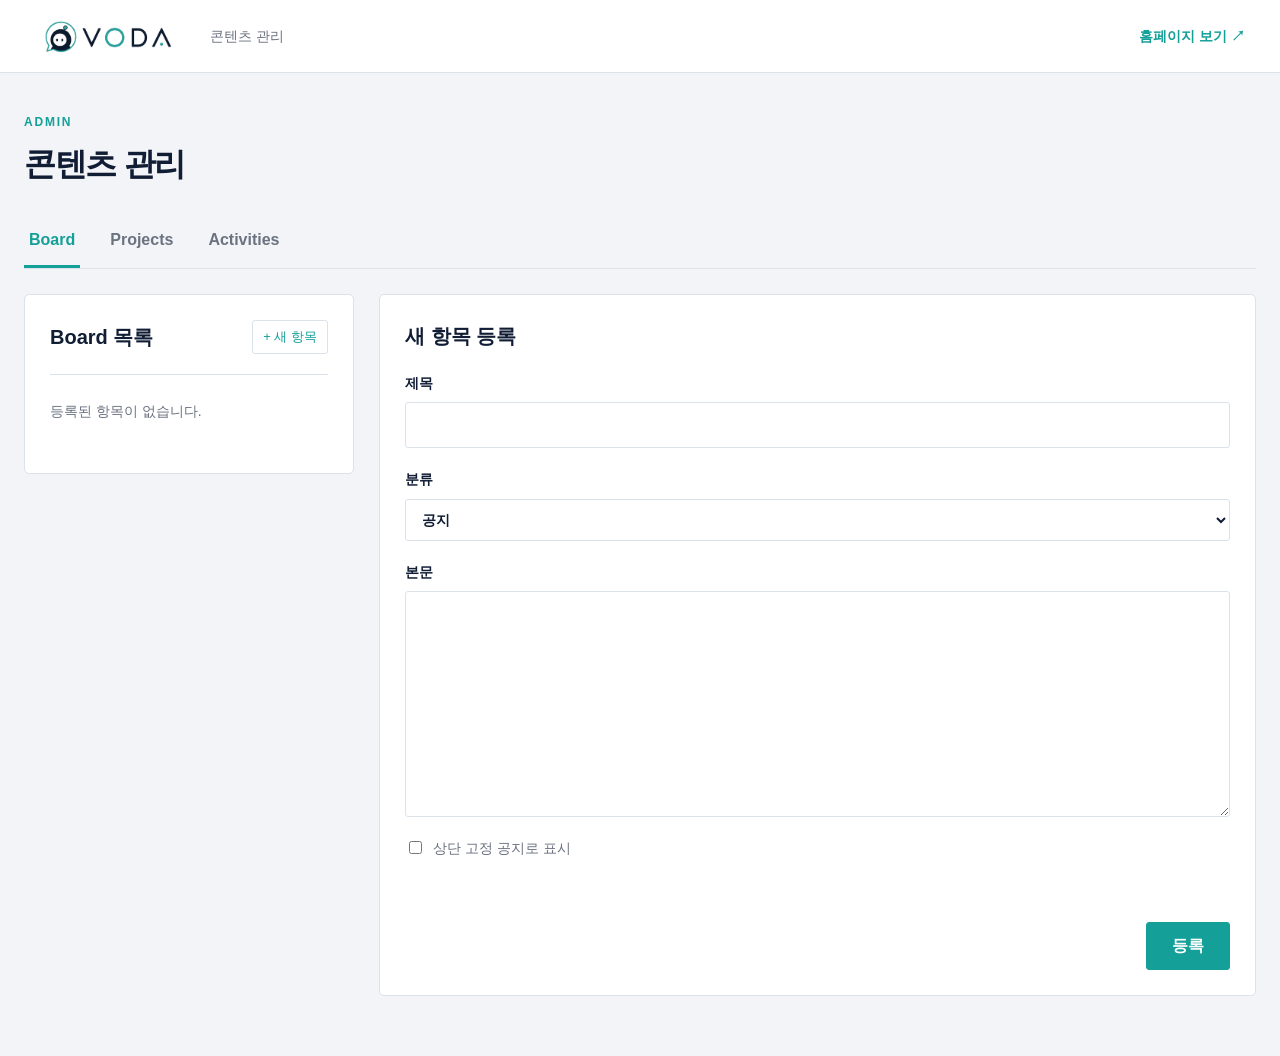
<file: admin.html>
<!doctype html>
<html lang="ko">
<head>
  <meta charset="utf-8">
  <meta name="viewport" content="width=device-width, initial-scale=1">

  <title>VODA 관리자</title>

  <link rel="stylesheet" href="admin.css">
  <script src="admin.js" defer></script>
</head>

<body>
  <header class="admin-header">
    <a href="index.html" class="admin-logo">
      <img src="images/logo.png" alt="VODA">
    </a>

    <span>콘텐츠 관리</span>
    <a href="index.html" class="site-link">홈페이지 보기 ↗</a>
  </header>

  <main class="admin-main">
    <div class="admin-heading">
      <div>
        <span class="eyebrow">ADMIN</span>
        <h1>콘텐츠 관리</h1>
      </div>
    </div>

    <nav class="admin-tabs" aria-label="관리 메뉴">
      <button type="button" data-tab="board"
        class="active" aria-pressed="true">Board</button>

      <button type="button" data-tab="projects"
        aria-pressed="false">Projects</button>

      <button type="button" data-tab="activities"
        aria-pressed="false">Activities</button>
    </nav>

    <div class="admin-layout">
      <!-- 왼쪽 목록 -->
      <aside class="admin-list-panel">
        <div class="panel-heading">
          <h2 id="list-heading">Board 목록</h2>
          <button type="button" id="new-button" class="small-button">
            + 새 항목
          </button>
        </div>

        <ul id="admin-list" class="admin-list"></ul>
      </aside>

      <!-- 오른쪽 편집 -->
      <section class="admin-editor">
        <h2 id="editor-heading">새 항목 등록</h2>

        <form id="editor-form">
          <label class="field">
            제목
            <input
              type="text"
              name="title"
              maxlength="120"
              required
            >
          </label>

          <label class="field" id="category-field">
            분류
            <select name="category">
              <option value="notice">공지</option>
              <option value="activity">활동</option>
              <option value="recruit">모집</option>
            </select>
          </label>

          <label class="field" id="project-category-field" hidden>
            프로젝트 분류
            <input type="text" name="projectCategory">
          </label>

          <label class="field">
            <span id="body-label">본문</span>
            <textarea name="body" rows="9" required></textarea>
          </label>

          <label class="field" id="link-field" hidden>
            프로젝트 링크
            <input
              type="url"
              name="link"
              placeholder="https://"
            >
          </label>

          <label class="checkbox-field" id="pinned-field">
            <input type="checkbox" name="pinned">
            상단 고정 공지로 표시
          </label>

          <section id="image-field" hidden>
            <label class="field">
              <span id="image-label">사진 선택</span>
              <input
                type="file"
                id="image-input"
                accept="image/jpeg,image/png,image/webp"
                multiple
              >
            </label>

            <p class="image-help" id="image-help"></p>

            <div id="image-preview" class="image-preview"></div>
          </section>

          <p id="admin-message" class="admin-message" role="status"></p>

          <div class="editor-actions">
            <button type="button" id="delete-button"
              class="delete-button" hidden>
              삭제
            </button>

            <button type="submit" id="save-button" class="primary-button">
              등록
            </button>
          </div>
        </form>
      </section>
    </div>
  </main>
</body>
</html>
</file>
<file: admin.css>
:root {
  --navy: #101d34;
  --teal: #149f98;
  --gray: #6b7280;
  --line: #dce2e9;
}

* {
  box-sizing: border-box;
}

body {
  margin: 0;
  background: #f2f4f7;
  color: var(--navy);
  font-family: Arial, "Malgun Gothic", sans-serif;
  line-height: 1.6;
}

button,
input,
select,
textarea {
  font: inherit;
}

button {
  cursor: pointer;
}

a {
  color: inherit;
  text-decoration: none;
}

[hidden] {
  display: none !important;
}

.admin-header {
  display: flex;
  align-items: center;
  gap: 25px;
  padding: 18px 35px;
  border-bottom: 1px solid var(--line);
  background: #fff;
}

.admin-logo img {
  display: block;
  width: 150px;
  max-height: 45px;
  object-fit: contain;
}

.admin-header > span {
  color: var(--gray);
  font-size: 14px;
}

.site-link {
  margin-left: auto;
  color: var(--teal);
  font-size: 14px;
  font-weight: 700;
}

.admin-main {
  width: min(1250px, calc(100% - 48px));
  margin: 35px auto 60px;
}

.admin-heading {
  display: flex;
  justify-content: space-between;
  align-items: end;
  gap: 20px;
}

.eyebrow {
  color: var(--teal);
  font-size: 12px;
  font-weight: 800;
  letter-spacing: 0.15em;
}

.admin-heading h1 {
  margin: 5px 0 0;
  font-size: 32px;
  letter-spacing: -0.04em;
}

.admin-heading p {
  color: var(--gray);
  font-size: 13px;
}

.admin-tabs {
  display: flex;
  gap: 25px;
  margin: 25px 0;
  border-bottom: 1px solid var(--line);
}

.admin-tabs button {
  padding: 12px 5px;
  border: 0;
  border-bottom: 3px solid transparent;
  background: transparent;
  color: var(--gray);
  font-weight: 700;
}

.admin-tabs button.active {
  border-bottom-color: var(--teal);
  color: var(--teal);
}

.admin-layout {
  display: grid;
  grid-template-columns: 330px minmax(0, 1fr);
  align-items: start;
  gap: 25px;
}

.admin-list-panel,
.admin-editor {
  padding: 25px;
  border: 1px solid var(--line);
  border-radius: 5px;
  background: #fff;
}

.panel-heading {
  display: flex;
  justify-content: space-between;
  align-items: center;
  gap: 10px;
}

.panel-heading h2,
.admin-editor h2 {
  margin: 0;
  font-size: 20px;
}

.small-button {
  padding: 6px 10px;
  border: 1px solid var(--line);
  border-radius: 3px;
  background: #fff;
  color: var(--teal);
  font-size: 13px;
}

.admin-list {
  margin: 20px 0 0;
  padding: 0;
  list-style: none;
}

.admin-list li {
  border-top: 1px solid var(--line);
}

.admin-list button {
  width: 100%;
  padding: 15px 10px;
  border: 0;
  background: transparent;
  color: var(--navy);
  text-align: left;
  overflow-wrap: anywhere;
}

.admin-list button:hover,
.admin-list button.active {
  background: #eaf6f5;
  color: var(--teal);
}

.list-empty {
  padding: 25px 0;
  color: var(--gray);
  font-size: 14px;
}

.field {
  display: block;
  margin: 20px 0;
  font-size: 14px;
  font-weight: 700;
}

.field input,
.field select,
.field textarea {
  display: block;
  width: 100%;
  margin-top: 8px;
  padding: 11px 12px;
  border: 1px solid var(--line);
  border-radius: 3px;
  background: #fff;
  color: var(--navy);
}

.field textarea {
  resize: vertical;
}

.checkbox-field {
  display: flex;
  align-items: center;
  gap: 8px;
  color: var(--gray);
  font-size: 14px;
}

.image-help {
  color: var(--gray);
  font-size: 13px;
}

.image-preview {
  display: grid;
  grid-template-columns: repeat(3, minmax(0, 1fr));
  gap: 12px;
}

.image-card {
  min-width: 0;
  border: 1px solid var(--line);
  padding: 8px;
}

.image-card img {
  display: block;
  width: 100%;
  aspect-ratio: 4 / 3;
  object-fit: cover;
  background: #f2f4f7;
}

.image-card p {
  margin: 6px 0;
  color: var(--gray);
  font-size: 12px;
  overflow-wrap: anywhere;
}

.image-controls {
  display: flex;
  gap: 5px;
}

.image-controls button {
  flex: 1;
  padding: 4px;
  border: 1px solid var(--line);
  background: #fff;
  font-size: 12px;
}

.image-controls button:disabled {
  opacity: 0.4;
  cursor: default;
}

.editor-actions {
  display: flex;
  justify-content: flex-end;
  gap: 10px;
  margin-top: 25px;
}

.primary-button,
.delete-button {
  min-height: 42px;
  padding: 10px 25px;
  border-radius: 3px;
  font-weight: 700;
}

.primary-button {
  border: 1px solid var(--teal);
  background: var(--teal);
  color: #fff;
}

.delete-button {
  margin-right: auto;
  border: 1px solid #e3b5b5;
  background: #fff;
  color: #b42318;
}

.admin-message {
  min-height: 24px;
  color: var(--teal);
  font-size: 14px;
}

.admin-message.error {
  color: #b42318;
}

button:focus-visible,
a:focus-visible,
input:focus-visible,
select:focus-visible,
textarea:focus-visible {
  outline: 2px solid var(--teal);
  outline-offset: 3px;
}

@media (max-width: 900px) {
  .admin-layout {
    grid-template-columns: 1fr;
  }

  .admin-heading {
    align-items: start;
    flex-direction: column;
    gap: 5px;
  }
}

@media (max-width: 550px) {
  .admin-header {
    padding: 15px 16px;
    gap: 12px;
  }

  .admin-header > span {
    display: none;
  }

  .admin-logo img {
    width: 120px;
  }

  .admin-main {
    width: calc(100% - 32px);
  }

  .admin-list-panel,
  .admin-editor {
    padding: 18px;
  }

  .image-preview {
    grid-template-columns: repeat(2, minmax(0, 1fr));
  }
}
</file>
